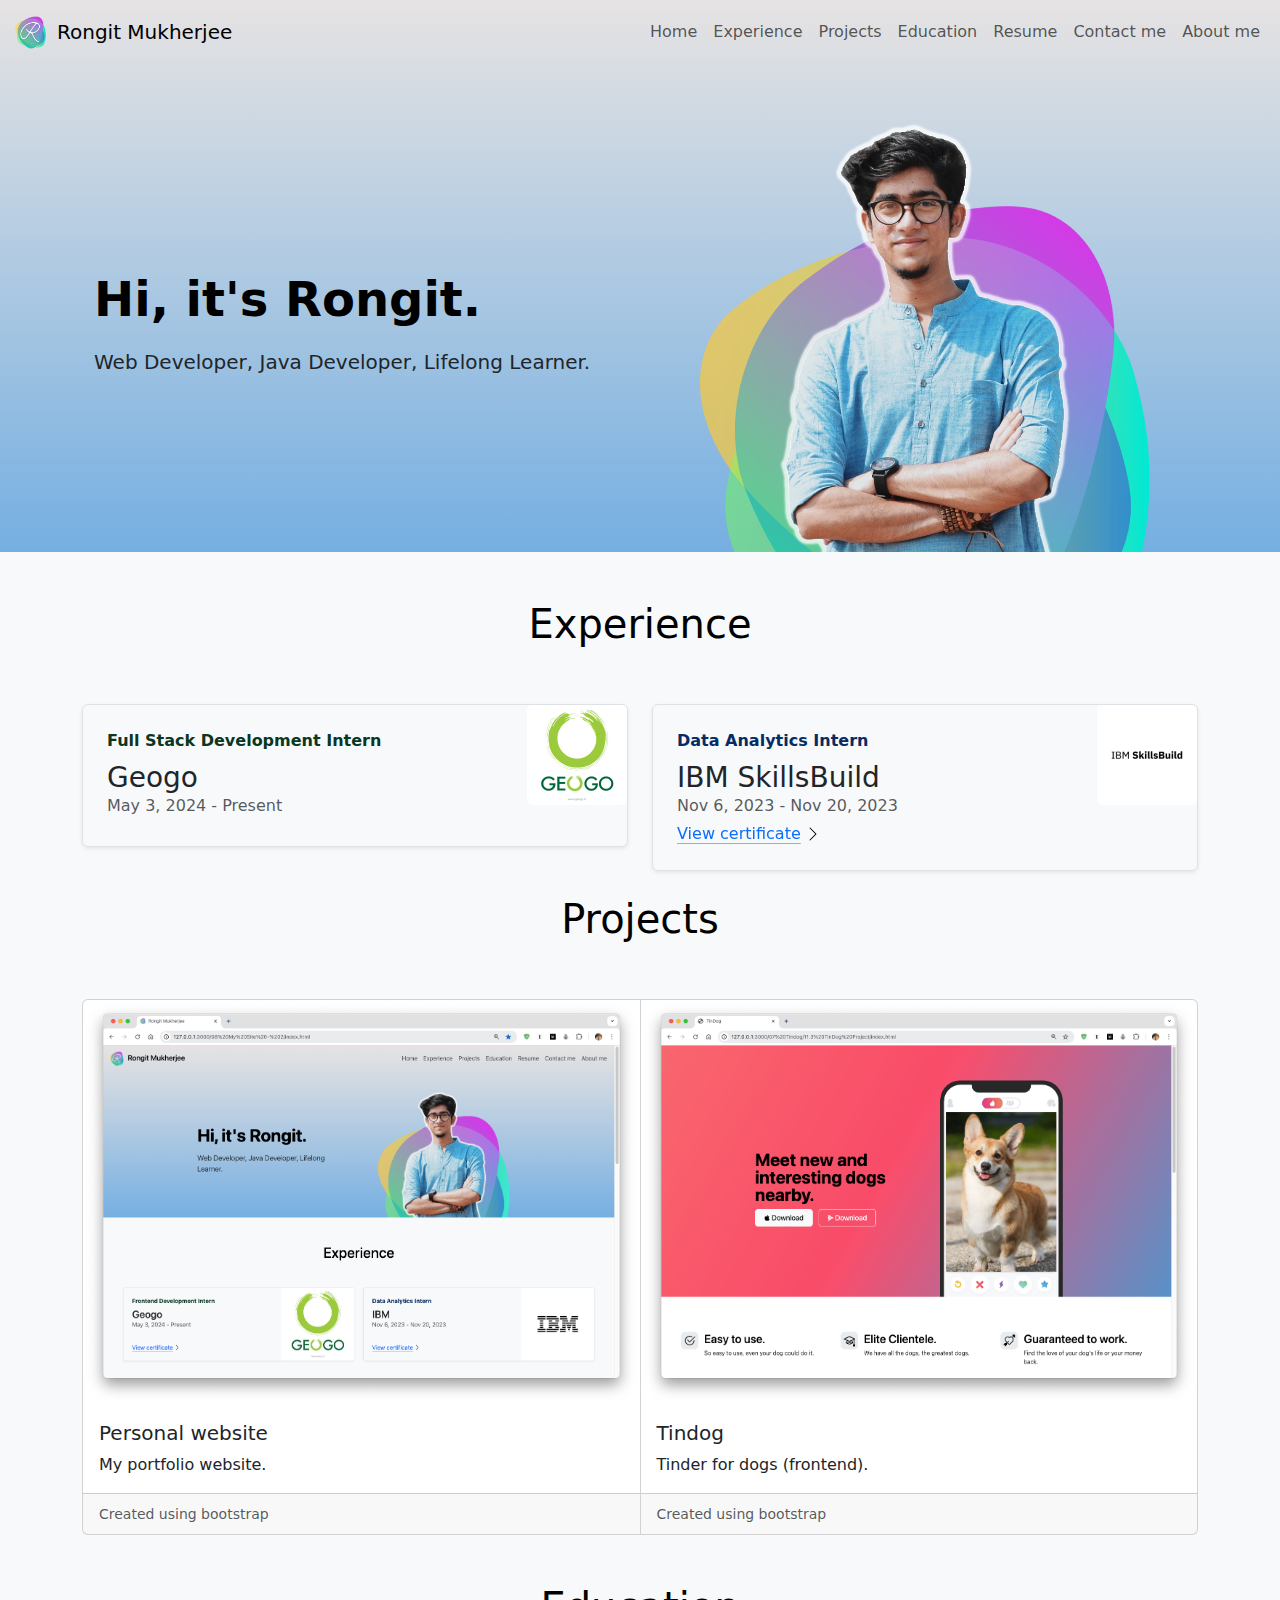
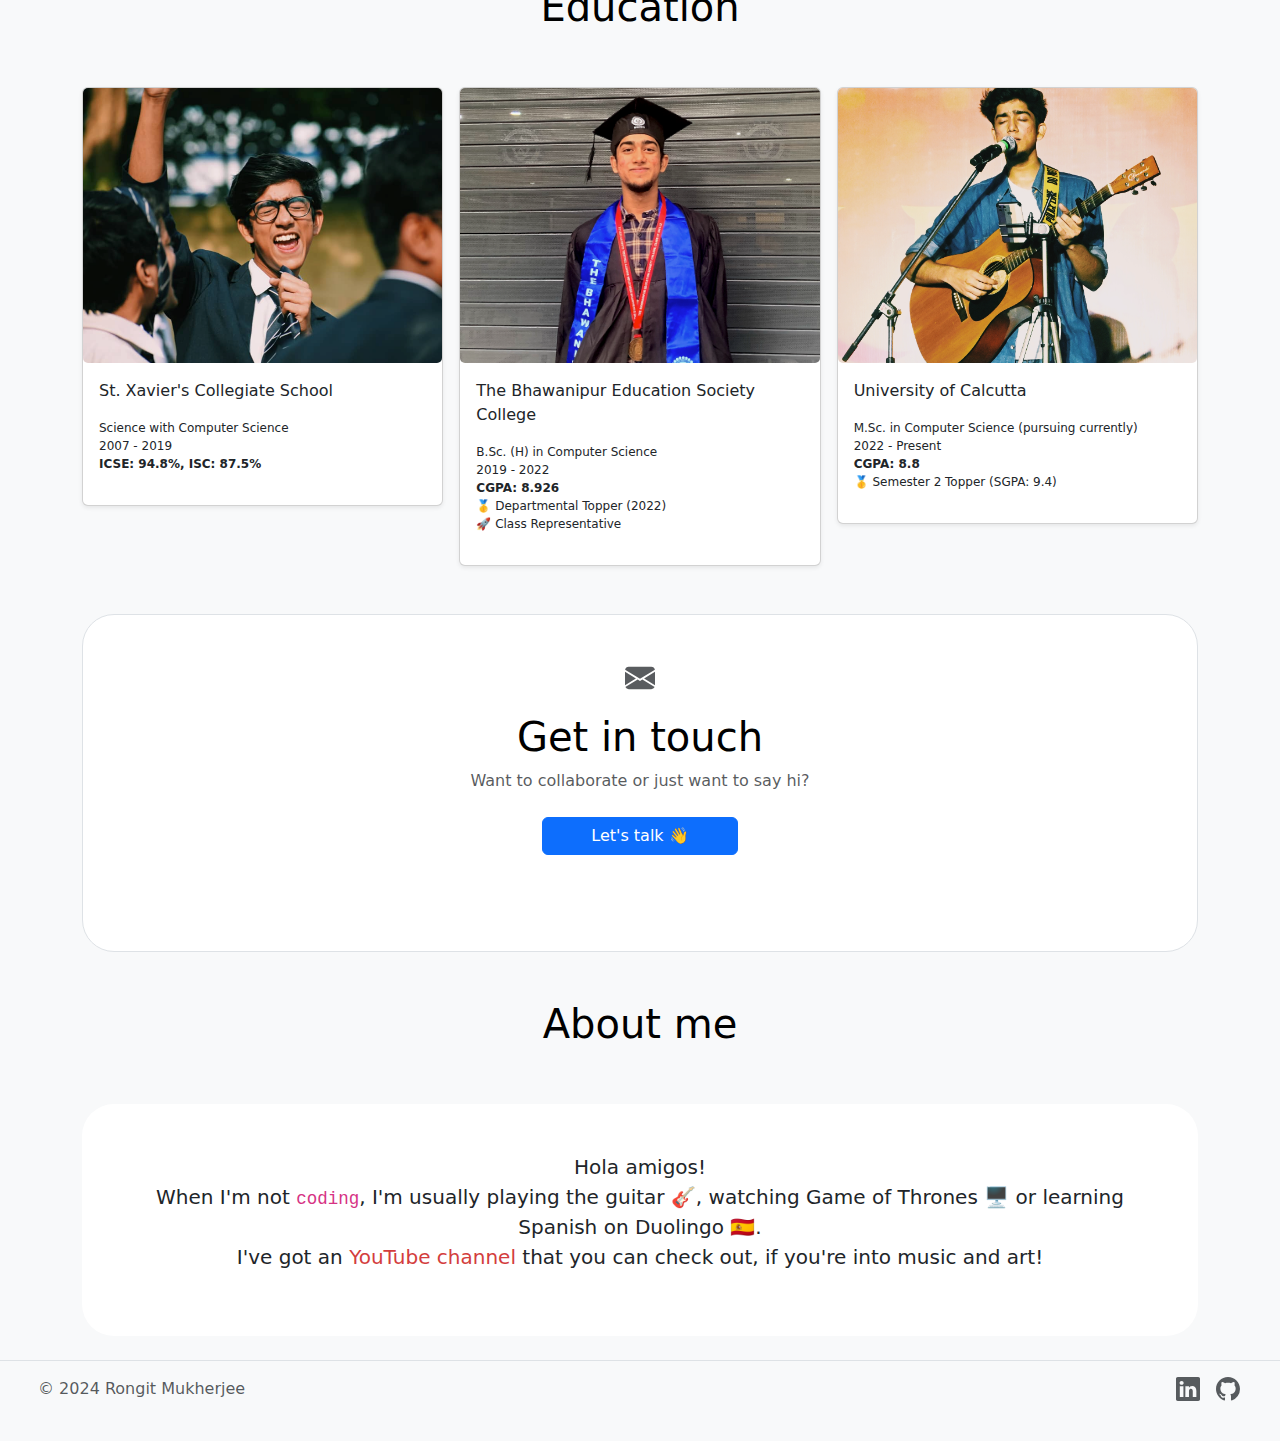
<file: index.html>
<!DOCTYPE html>
<html lang="en" data-bs-theme = "">
  <head>
    <meta charset="UTF-8" />
    <meta name="viewport" content="width=device-width, initial-scale=1.0" />
    <title>Rongit Mukherjee</title>
    <link rel="icon" href="images/R.png">
    <link
      href="https://cdn.jsdelivr.net/npm/bootstrap@5.3.3/dist/css/bootstrap.min.css"
      rel="stylesheet"
      integrity="sha384-QWTKZyjpPEjISv5WaRU9OFeRpok6YctnYmDr5pNlyT2bRjXh0JMhjY6hW+ALEwIH"
      crossorigin="anonymous"
    />
    <link rel="stylesheet" href="style.css" />
  </head>
  <body class = "bg-body-tertiary">
    <section class="top">
        <nav class="bg-transparent navbar navbar-expand-lg navbar-light">
          <div class="container-fluid">
            <a class="navbar-brand fw-medium text-body-emphasis" href="#"><img
              src="images/R.png"
              alt=""
              height="35"
              style="margin-right: 10px; padding-bottom: 2px;"
            />Rongit Mukherjee</a>
            <button class="navbar-toggler" type="button" data-bs-toggle="collapse" data-bs-target="#navbarsExample05" aria-controls="navbarsExample05" aria-expanded="false" aria-label="Toggle navigation">
              <span class="navbar-toggler-icon"></span>
            </button>
            <div class="collapse navbar-collapse class="navbar-nav flex-row flex-wrap ms-md-auto" id="navbarsExample05">
              <ul class="navbar-nav  mb-2 mb-lg-0 ms-auto">
                <li class="nav-item col"></li>
                <li class="nav-item">
                  <a href="#" class="nav-link" aria-current="page">Home</a>
                </li>
                <li class="nav-item">
                  <a href="#exp" class="nav-link">Experience</a>
                </li>
                <li class="nav-item"><a href="#projects" class="nav-link">Projects</a></li>
                <li class="nav-item">
                  <a href="#edu" class="nav-link">Education</a>
                </li>
                <li class="nav-item">
                  <a href="assets/Resume.pdf" class="nav-link">Resume</a>
                </li>
                <li class="nav-item">
                  <a href="#contact" class="nav-link">Contact me</a>
                </li>
                <li class="nav-item">
                  <a href="#aboutme" class="nav-link">About me</a>
                </li>
              </ul>
            </div>
          </div>
        </nav>
      </div>
      <div class="container col-xxl-8 px-4 pt-1">
        <div class="row flex-lg-row-reverse align-items-center g-5 pt-5">
          <div class="col-12 col-sm-12 col-lg-6">
            <img
              src="images/profile-pic7.png"
              class="d-block mx-lg-auto mx-sm-auto mx-auto img-fluid"
              alt="Bootstrap Themes"
              width="600"
              loading="lazy"
            />
          </div>
          <div class="col-lg-6 pb-5 pb-lg-0">
            <h1 class="display-5 fw-bold text-body-emphasis lh-1 mb-4">
              Hi, it's Rongit.
            </h1>
            <p class="lead">Web Developer, Java Developer, Lifelong Learner.</p>
          </div>
        </div>
      </div>
    </section>

    <section id="exp">
      <div class="py-5 pt- pb- my- text-center rounded-3">
        <h1 class="text-body-emphasis">Experience</h1>
      </div>
      <div class="container">
      <div class="row">
        <div class="col-lg-6">
          <div class="row g-0 border rounded overflow-hidden flex-md-row mb-4 shadow-sm h-md-250 position-relative">
            <div class="col p-4 d-flex flex-column position-static">
              <strong class="d-inline-block mb-2 text-success-emphasis">Full Stack Development Intern</strong>
              <h3 class="mb-0"><a style = "text-decoration: none; color: inherit" href="https://www.geogo.in/">Geogo</a></h3>
              <div class="mb-1 text-body-secondary">May 3, 2024 - Present</div>
              <p class="card-text mb-auto"></p>
              <!--<a
                  href="#"
                  class="icon-link gap-1 icon-link-hover"
                >
                  View certificate
                  <img src="images/chevron-right.svg" alt="">
                </a>-->
            </div>
            <div class="col-auto d-lg-block">
              <a href="https://www.geogo.in/"><img
                class="expimg"
                src="images/geogo_technologies_logo.jpg"
                alt=""/></a>
            </div>
          </div>
        </div>
        <div class="col-lg-6">
          <div class="row g-0 border rounded overflow-hidden flex-md-row mb- shadow-sm h-md-250 position-relative">
            <div class="col p-4 d-flex flex-column position-static">
              <strong class="d-inline-block mb-2 text-primary-emphasis">Data Analytics Intern</strong>
              <h3 class="mb-0"><a style = "text-decoration: none; color: inherit;" href="https://skillsbuild.org/">IBM SkillsBuild</a></h3>
              <div class="mb-1 text-body-secondary">Nov 6, 2023 - Nov 20, 2023</div>
              <p class="mb-auto"></p>
              <a
                  href="assets/Micro-Internship Completion Certificate.pdf"
                  class="icon-link gap-1 icon-link-hover"
                >
                  View certificate
                  <img src="images/chevron-right.svg" alt="">
                </a>
            </div>
            <div class="col-auto d-lg-block">
              <a href="https://skillsbuild.org/"><img
                class="expimg" src="images/ibm sb.jpeg" alt=""/></a>
            </div>
          </div>
        </div>
      </div>
    </div>
    </section>

    <section id="projects">
      <div class="py-5 pt-lg-4 pb-lg-5 my- text-center rounded-3">
        <h1 class="text-body-emphasis">Projects</h1>
      </div>
      <div class="container py-">
        <div class="card-group">
          <div class="card"><a href="">
            <img src="images/portfolio website.png" class="card-img-top" alt="personal site">
            <div class="card-body">
              <h5 class="card-title">Personal website</h5>
              <p class="card-text">My portfolio website.</p>
            </div>
            <div class="card-footer">
              <small class="text-body-secondary">Created using bootstrap</small>
            </div></a>
          </div>
          <div class="card"><a href="assets/11.3 TinDog Project/index.html">
            <img src="images/tindog website.png" class="card-img-top" alt="...">
            <div class="card-body">
              <h5 class="card-title">Tindog</h5>
              <p class="card-text">Tinder for dogs (frontend).</p>
            </div>
            <div class="card-footer">
              <small class="text-body-secondary">Created using bootstrap</small>
            </div></a>
          </div>
        </div>
      </div>
    </section>

    <section id="edu">
      <div class="py-5 my- text-center rounded-3">
        <h1 class="text-body-emphasis">Education</h1>
      </div>
      <div class="album pt-">
        <div class="container">
          <div class="row row-cols-1 row-cols-sm-2 row-cols-md-3 g-3">
            <div class="col">
              <div class="card shadow-sm">
                <img src="images/xav.png" alt="" />
                <div class="card-body">
                  <p class="card-text">St. Xavier's Collegiate School</p>
                  <p class="gpa">
                    Science with Computer Science<br />2007 - 2019<br /><strong
                      >ICSE: 94.8%, ISC: 87.5%</strong
                    >
                  </p>
                  <div
                    class="d-flex justify-content-between align-items-center"
                  ></div>
                </div>
              </div>
            </div>
            <div class="col">
              <div class="card shadow-sm">
                <img src="images/bes5.png" alt="" />
                <div class="card-body">
                  <p class="card-text">
                    The Bhawanipur Education Society College
                  </p>
                  <p class="gpa">
                    B.Sc. (H) in Computer Science<br />2019 - 2022<br /><strong
                      >CGPA: 8.926</strong><br>🥇 Departmental Topper (2022)<br>🚀 Class Representative
                  </p>
                  <div
                    class="d-flex justify-content-between align-items-center"
                  ></div>
                </div>
              </div>
            </div>
            <div class="col">
              <div class="card shadow-sm">
                <img src="images/cu2.png" style="border-radius: 5px" alt="" />
                <div class="card-body">
                  <p class="card-text">University of Calcutta</p>
                  <p class="gpa">
                    M.Sc. in Computer Science (pursuing currently)<br />2022 -
                    Present<br /><strong>CGPA: 8.8</strong><br>🥇 Semester 2 Topper (SGPA: 9.4)
                  </p>
                  <div
                    class="d-flex justify-content-between align-items-center"
                  ></div>
                </div>
              </div>
            </div>
          </div>
        </div>
      </div>
    </section>

    <section id = "contact">
      <div class="container py-5 my-">
        <div class="position-relative p-5 text-center text-muted bg-body border border-dashed rounded-5">
          <svg xmlns="http://www.w3.org/2000/svg" style = "margin-bottom: 20px;" width="30" height="30" fill="currentColor" class="bi bi-envelope-fill" viewBox="0 0 16 16">
            <path d="M.05 3.555A2 2 0 0 1 2 2h12a2 2 0 0 1 1.95 1.555L8 8.414zM0 4.697v7.104l5.803-3.558zM6.761 8.83l-6.57 4.027A2 2 0 0 0 2 14h12a2 2 0 0 0 1.808-1.144l-6.57-4.027L8 9.586zm3.436-.586L16 11.801V4.697z"/>
          </svg>
          <h1 class="text-body-emphasis">Get in touch</h1>
          <p class="col-lg-6 mx-auto mb-4">
            Want to collaborate or just want to say hi?
          </p>
          <a href = "mailto:rongit.mukherjee@gmail.com"><button class="btn btn-primary px-5 mb-5" type="button">
            Let's talk 👋</button></a>
        </div>
      </div>
    </section>

    <section id="aboutme">
      <div class="pb-5 my- text-center rounded-3">
        <h1 class="text-body-emphasis">About me</h1>
      </div>
      <div class="container my-">
        <div class="p-5 text-center bg-body rounded-5">
          <p class="lead">
            Hola amigos!<br>When I'm not <code>coding</code>, I'm usually playing the guitar 🎸, watching Game of Thrones 🖥️ or learning Spanish on Duolingo 🇪🇸.<br>I've got an <span style = "color: rgb(211, 61, 61);"><strong><a style = "color: inherit; text-decoration: none;" href = "https://www.youtube.com/channel/UCQi_WYFuh3xVoy95qxNOR8A">YouTube channel</a></strong></span> that you can check out, if you're into music and art!
          </p>
        </div>
      </div>
    </section>

    <section id = "foot">
      <footer class="d-flex flex-wrap justify-content-between align-items-center py-3 my-4 border-top">
        <div class="col-md-4 d-flex align-items-center">
          <a href="/" class="mb-3 me-2 mb-md-0 text-body-secondary text-decoration-none lh-1">
            <svg class="bi" width="30" height="24"><use xlink:href="#bootstrap"></use></svg>
          </a>
          <span class="mb-3 mb-md-0 text-body-secondary">© 2024 Rongit Mukherjee</span>
        </div>
    
        <ul class="nav col-md-4 justify-content-end list-unstyled d-flex">
          <li class="ms-3"><a class="text-body-secondary" href="https://www.linkedin.com/in/rongit-mukherjee-01b813198/"><svg xmlns="http://www.w3.org/2000/svg" width="24" height="24" fill="currentColor" class="bi bi-linkedin" viewBox="0 0 16 16">
            <path d="M0 1.146C0 .513.526 0 1.175 0h13.65C15.474 0 16 .513 16 1.146v13.708c0 .633-.526 1.146-1.175 1.146H1.175C.526 16 0 15.487 0 14.854zm4.943 12.248V6.169H2.542v7.225zm-1.2-8.212c.837 0 1.358-.554 1.358-1.248-.015-.709-.52-1.248-1.342-1.248S2.4 3.226 2.4 3.934c0 .694.521 1.248 1.327 1.248zm4.908 8.212V9.359c0-.216.016-.432.08-.586.173-.431.568-.878 1.232-.878.869 0 1.216.662 1.216 1.634v3.865h2.401V9.25c0-2.22-1.184-3.252-2.764-3.252-1.274 0-1.845.7-2.165 1.193v.025h-.016l.016-.025V6.169h-2.4c.03.678 0 7.225 0 7.225z"/>
          </svg></a></li>
          <li class="ms-3"><a class="text-body-secondary" href="https://github.com/RongitMukherjee"><svg xmlns="http://www.w3.org/2000/svg" width="24" height="24" fill="currentColor" class="bi bi-github" viewBox="0 0 16 16">
            <path d="M8 0C3.58 0 0 3.58 0 8c0 3.54 2.29 6.53 5.47 7.59.4.07.55-.17.55-.38 0-.19-.01-.82-.01-1.49-2.01.37-2.53-.49-2.69-.94-.09-.23-.48-.94-.82-1.13-.28-.15-.68-.52-.01-.53.63-.01 1.08.58 1.23.82.72 1.21 1.87.87 2.33.66.07-.52.28-.87.51-1.07-1.78-.2-3.64-.89-3.64-3.95 0-.87.31-1.59.82-2.15-.08-.2-.36-1.02.08-2.12 0 0 .67-.21 2.2.82.64-.18 1.32-.27 2-.27s1.36.09 2 .27c1.53-1.04 2.2-.82 2.2-.82.44 1.1.16 1.92.08 2.12.51.56.82 1.27.82 2.15 0 3.07-1.87 3.75-3.65 3.95.29.25.54.73.54 1.48 0 1.07-.01 1.93-.01 2.2 0 .21.15.46.55.38A8.01 8.01 0 0 0 16 8c0-4.42-3.58-8-8-8"/>
          </svg></a></li>
          <li class="ms-3"><a class="text-body-secondary" href="#"><svg class="bi" width="24" height="24"><use xlink:href="#facebook"></use></svg></a></li>
        </ul>
      </footer>
    </section>

    <script src="https://cdn.jsdelivr.net/npm/bootstrap@5.3.3/dist/js/bootstrap.bundle.min.js" integrity="sha384-YvpcrYf0tY3lHB60NNkmXc5s9fDVZLESaAA55NDzOxhy9GkcIdslK1eN7N6jIeHz" crossorigin="anonymous"></script>
    <script>
      // Function to set data-bs-theme attribute based on system color scheme
      function setThemeBasedOnSystemColorScheme() {
        const prefersDarkScheme = window.matchMedia('(prefers-color-scheme: dark)');
        const htmlElement = document.documentElement; // You can set the attribute on <html> or <body>
  
        if (prefersDarkScheme.matches) {
          htmlElement.setAttribute('data-bs-theme', 'dark');
        } else {
          htmlElement.removeAttribute('data-bs-theme');
        }
      }
  
      // Set the theme when the page loads
      document.addEventListener('DOMContentLoaded', setThemeBasedOnSystemColorScheme);
  
      // Optionally, you can also listen for system theme changes
      window.matchMedia('(prefers-color-scheme: dark)').addEventListener('change', setThemeBasedOnSystemColorScheme);
    </script>
  </body>
</html>
</file>
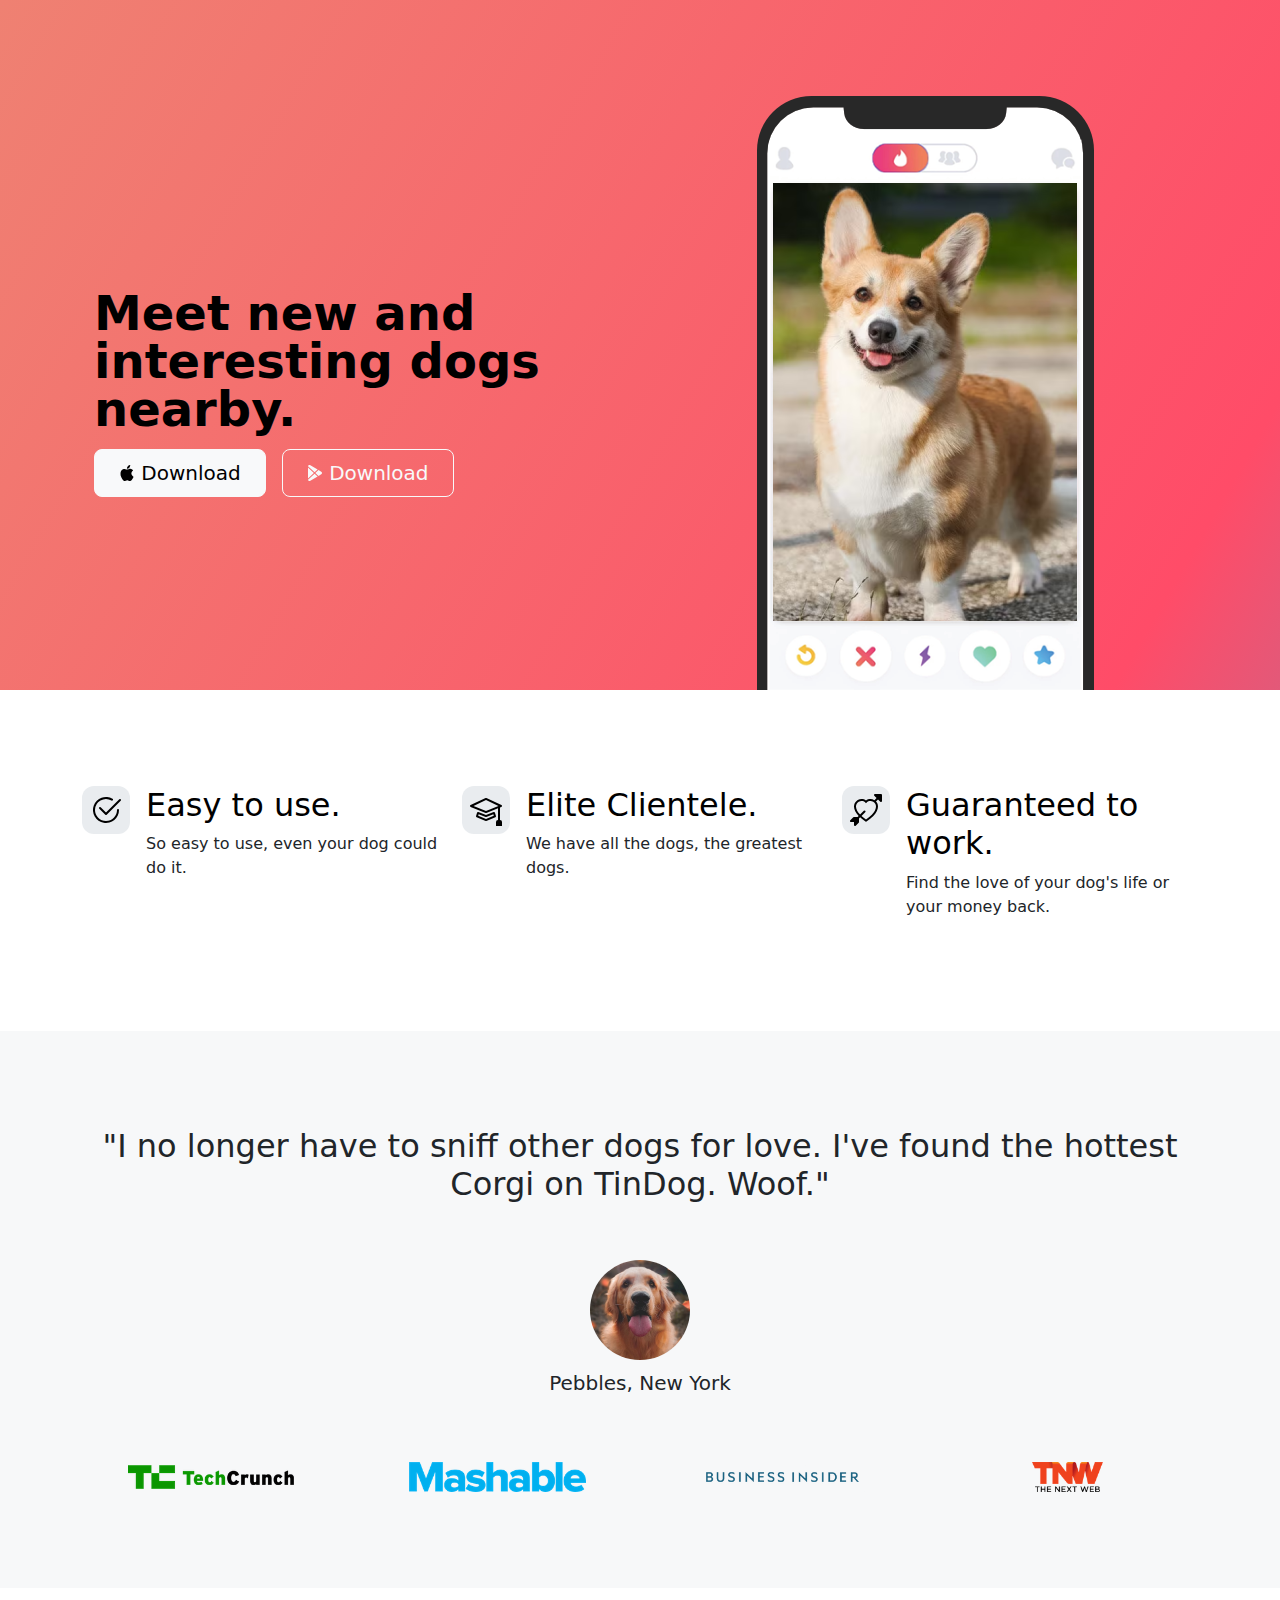
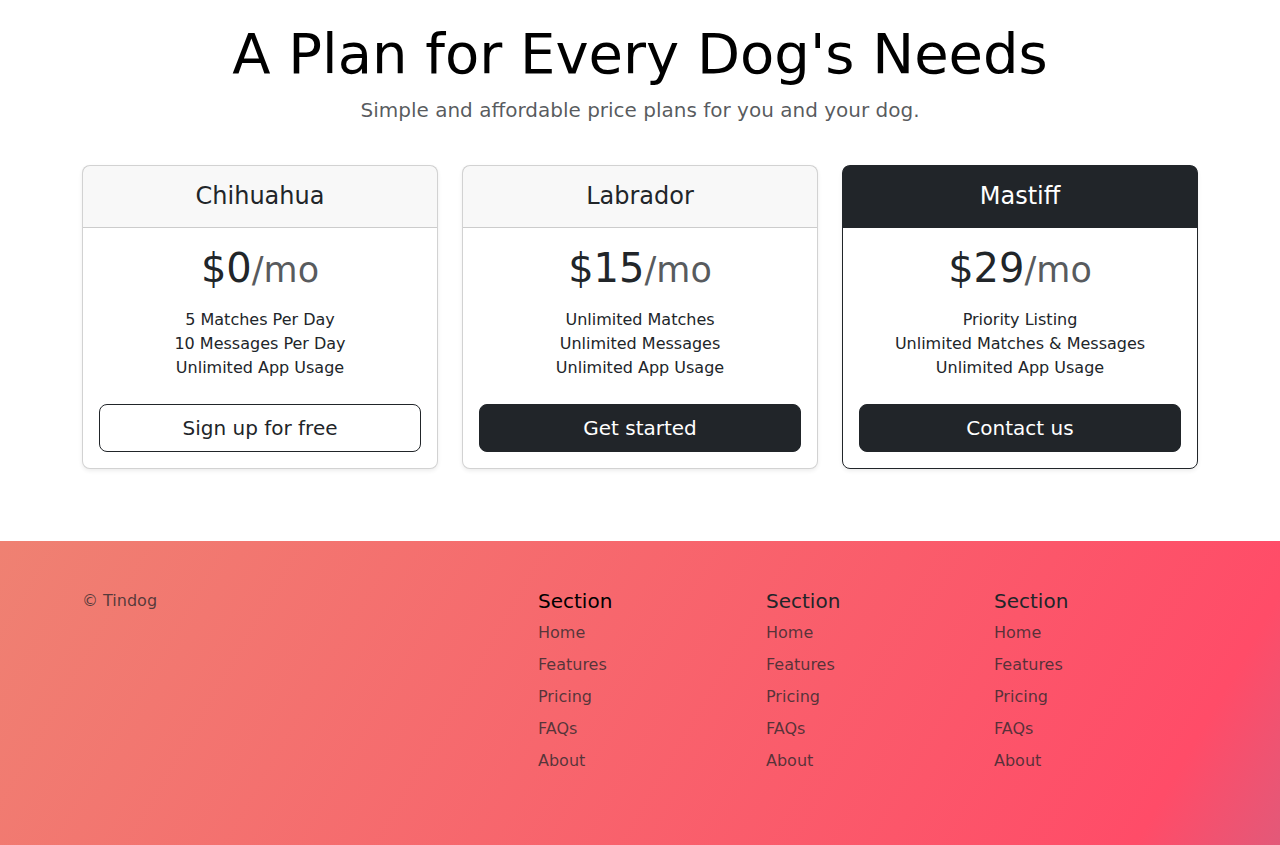
<file: assets/11.3 TinDog Project/index.html>
<!DOCTYPE html>
<html lang="en" data-bs-theme="">
  <head>
    <meta charset="UTF-8" />
    <meta name="viewport" content="width=device-width, initial-scale=1.0" />
    <title>TinDog</title>
    <link rel="stylesheet" href="css/style.css" />
    <link
      href="https://cdn.jsdelivr.net/npm/bootstrap@5.3.3/dist/css/bootstrap.min.css"
      rel="stylesheet"
      integrity="sha384-QWTKZyjpPEjISv5WaRU9OFeRpok6YctnYmDr5pNlyT2bRjXh0JMhjY6hW+ALEwIH"
      crossorigin="anonymous"
    />
  </head>

  <body>
    <!-- Title -->
    <section id="title" class="gradient-background">
      <div class="container col-xxl-8 px-4 pt-5">
        <div class="row flex-lg-row-reverse align-items-center g-5 pt-5">
          <div class="col-10 col-sm-8 col-lg-6">
            <img
              src="images/iphone.png"
              class="d-block mx-lg-auto img-fluid"
              alt="Tindog app"
              loading="lazy"
            />
          </div>
          <div class="col-lg-6">
            <h1 class="display-5 fw-bold text-body-emphasis lh-1 mb-3">
              Meet new and interesting dogs nearby.
            </h1>
            <div class="d-grid gap-2 d-md-flex justify-content-md-start">
              <button type="button" class="btn btn-light btn-lg px-4 me-md-2">
                <svg
                  xmlns="http://www.w3.org/2000/svg"
                  width="16"
                  height="16"
                  fill="currentColor"
                  class="bi bi-apple mb-1"
                  viewBox="0 0 16 16"
                >
                  <path
                    d="M11.182.008C11.148-.03 9.923.023 8.857 1.18c-1.066 1.156-.902 2.482-.878 2.516.024.034 1.52.087 2.475-1.258.955-1.345.762-2.391.728-2.43Zm3.314 11.733c-.048-.096-2.325-1.234-2.113-3.422.212-2.189 1.675-2.789 1.698-2.854.023-.065-.597-.79-1.254-1.157a3.692 3.692 0 0 0-1.563-.434c-.108-.003-.483-.095-1.254.116-.508.139-1.653.589-1.968.607-.316.018-1.256-.522-2.267-.665-.647-.125-1.333.131-1.824.328-.49.196-1.422.754-2.074 2.237-.652 1.482-.311 3.83-.067 4.56.244.729.625 1.924 1.273 2.796.576.984 1.34 1.667 1.659 1.899.319.232 1.219.386 1.843.067.502-.308 1.408-.485 1.766-.472.357.013 1.061.154 1.782.539.571.197 1.111.115 1.652-.105.541-.221 1.324-1.059 2.238-2.758.347-.79.505-1.217.473-1.282Z"
                  />
                </svg>
                Download
              </button>
              <button type="button" class="btn btn-outline-light btn-lg px-4">
                <svg
                  xmlns="http://www.w3.org/2000/svg"
                  width="16"
                  height="16"
                  fill="currentColor"
                  class="bi bi-google-play mb-1"
                  viewBox="0 0 16 16"
                >
                  <path
                    d="M14.222 9.374c1.037-.61 1.037-2.137 0-2.748L11.528 5.04 8.32 8l3.207 2.96 2.694-1.586Zm-3.595 2.116L7.583 8.68 1.03 14.73c.201 1.029 1.36 1.61 2.303 1.055l7.294-4.295ZM1 13.396V2.603L6.846 8 1 13.396ZM1.03 1.27l6.553 6.05 3.044-2.81L3.333.215C2.39-.341 1.231.24 1.03 1.27Z"
                  />
                </svg>
                Download
              </button>
            </div>
          </div>
        </div>
      </div>
    </section>
    <!-- Features -->
    <section id="features">
      <div class="container py-5" id="hanging-icons">
        <div class="row g-4 py-5 row-cols-1 row-cols-lg-3">
          <div class="col d-flex align-items-start">
            <div
              class="icon-square text-body-emphasis bg-body-secondary d-inline-flex align-items-center justify-content-center fs-2 flex-shrink-0 me-3"
            >
              <svg class="bi" width="1em" height="1em">
                <svg
                  xmlns="http://www.w3.org/2000/svg"
                  fill="currentColor"
                  class="bi bi-check2-circle"
                  viewBox="0 0 16 16"
                >
                  `
                  <path
                    d="M2.5 8a5.5 5.5 0 0 1 8.25-4.764.5.5 0 0 0 .5-.866A6.5 6.5 0 1 0 14.5 8a.5.5 0 0 0-1 0 5.5 5.5 0 1 1-11 0z"
                  />
                  `
                  <path
                    d="M15.354 3.354a.5.5 0 0 0-.708-.708L8 9.293 5.354 6.646a.5.5 0 1 0-.708.708l3 3a.5.5 0 0 0 .708 0l7-7z"
                  />
                  `
                </svg>
              </svg>
            </div>
            <div>
              <h3 class="fs-2 text-body-emphasis">Easy to use.</h3>
              <p>So easy to use, even your dog could do it.</p>
            </div>
          </div>
          <div class="col d-flex align-items-start">
            <div
              class="icon-square text-body-emphasis bg-body-secondary d-inline-flex align-items-center justify-content-center fs-2 flex-shrink-0 me-3"
            >
              <svg class="bi" width="1em" height="1em">
                <svg
                  xmlns="http://www.w3.org/2000/svg"
                  fill="currentColor"
                  class="bi bi-mortarboard"
                  viewBox="0 0 16 16"
                >
                  <path
                    d="M8.211 2.047a.5.5 0 0 0-.422 0l-7.5 3.5a.5.5 0 0 0 .025.917l7.5 3a.5.5 0 0 0 .372 0L14 7.14V13a1 1 0 0 0-1 1v2h3v-2a1 1 0 0 0-1-1V6.739l.686-.275a.5.5 0 0 0 .025-.917l-7.5-3.5ZM8 8.46 1.758 5.965 8 3.052l6.242 2.913L8 8.46Z"
                  />
                  <path
                    d="M4.176 9.032a.5.5 0 0 0-.656.327l-.5 1.7a.5.5 0 0 0 .294.605l4.5 1.8a.5.5 0 0 0 .372 0l4.5-1.8a.5.5 0 0 0 .294-.605l-.5-1.7a.5.5 0 0 0-.656-.327L8 10.466 4.176 9.032Zm-.068 1.873.22-.748 3.496 1.311a.5.5 0 0 0 .352 0l3.496-1.311.22.748L8 12.46l-3.892-1.556Z"
                  />
                </svg>
              </svg>
            </div>
            <div>
              <h3 class="fs-2 text-body-emphasis">Elite Clientele.</h3>
              <p>We have all the dogs, the greatest dogs.</p>
            </div>
          </div>
          <div class="col d-flex align-items-start">
            <div
              class="icon-square text-body-emphasis bg-body-secondary d-inline-flex align-items-center justify-content-center fs-2 flex-shrink-0 me-3"
            >
              <svg class="bi" width="1em" height="1em">
                <svg
                  xmlns="http://www.w3.org/2000/svg"
                  fill="currentColor"
                  class="bi bi-arrow-through-heart"
                  viewBox="0 0 16 16"
                >
                  <path
                    fill-rule="evenodd"
                    d="M2.854 15.854A.5.5 0 0 1 2 15.5V14H.5a.5.5 0 0 1-.354-.854l1.5-1.5A.5.5 0 0 1 2 11.5h1.793l.53-.53c-.771-.802-1.328-1.58-1.704-2.32-.798-1.575-.775-2.996-.213-4.092C3.426 2.565 6.18 1.809 8 3.233c1.25-.98 2.944-.928 4.212-.152L13.292 2 12.147.854A.5.5 0 0 1 12.5 0h3a.5.5 0 0 1 .5.5v3a.5.5 0 0 1-.854.354L14 2.707l-1.006 1.006c.236.248.44.531.6.845.562 1.096.585 2.517-.213 4.092-.793 1.563-2.395 3.288-5.105 5.08L8 13.912l-.276-.182a21.86 21.86 0 0 1-2.685-2.062l-.539.54V14a.5.5 0 0 1-.146.354l-1.5 1.5Zm2.893-4.894A20.419 20.419 0 0 0 8 12.71c2.456-1.666 3.827-3.207 4.489-4.512.679-1.34.607-2.42.215-3.185-.817-1.595-3.087-2.054-4.346-.761L8 4.62l-.358-.368c-1.259-1.293-3.53-.834-4.346.761-.392.766-.464 1.845.215 3.185.323.636.815 1.33 1.519 2.065l1.866-1.867a.5.5 0 1 1 .708.708L5.747 10.96Z"
                  />
                </svg>
              </svg>
            </div>
            <div>
              <h3 class="fs-2 text-body-emphasis">Guaranteed to work.</h3>
              <p>Find the love of your dog's life or your money back.</p>
            </div>
          </div>
        </div>
      </div>
    </section>
    <!-- Testimonial -->
    <section id="testimonial">
      <div class="container py-5">
        <div class="row pt-5 text-center">
          <h2>"I no longer have to sniff other dogs for love. I've found the hottest Corgi on TinDog. Woof."</h2>
        </div>
        <div class="row"><div class="col text-center mt-5 mb-2"><img src="images/dog-img.jpg" class = "profile-img" alt=""></div></div>
        <div class="row">
          <div class="col text-center"><p class = "fs-5">Pebbles, New York</p></div>
        </div>
        <div class="row py-5">
          <div class="col-xl-3 col-sm-12 text-center"><img src="images/techcrunch.png" class = "comp" alt=""></div>
          <div class="col-xl-3 col-sm-12 text-center"><img src="images/mashable.png" class = "comp" alt=""></div>
          <div class="col-xl-3 col-sm-12 text-center"><img src="images/bizinsider.png" class = "comp" alt=""></div>
          <div class="col-xl-3 col-sm-12 text-center"><img src="images/tnw.png" class = "comp" alt=""></div>
        </div>
      </div>
    </section>
    <!-- Pricing -->
    <section id="pricing">
      <div class="container py-3">
        <header>
          <div class="pricing-header p-3 pb-md-4 mx-auto text-center">
            <h2 class="display-4 fw-normal text-body-emphasis">A Plan for Every Dog's Needs</h2>
            <p class="fs-5 text-body-secondary">Simple and affordable price plans for you and your dog.</p>
          </div>
        </header>
      
        <main>
          <div class="row row-cols-1 row-cols-md-3 mb-3 text-center">
            <div class="col">
              <div class="card mb-4 rounded-3 shadow-sm">
                <div class="card-header py-3">
                  <h4 class="my-0 fw-normal">Chihuahua</h4>
                </div>
                <div class="card-body">
                  <h1 class="card-title pricing-card-title">$0<small class="text-body-secondary fw-light">/mo</small></h1>
                  <ul class="list-unstyled mt-3 mb-4">
                    <li>5 Matches Per Day</li>
                    <li>10 Messages Per Day</li>
                    <li>Unlimited App Usage</li>
                  </ul>
                  <button type="button" class="w-100 btn btn-lg btn-outline-dark">Sign up for free</button>
                </div>
              </div>
            </div>
            <div class="col">
              <div class="card mb-4 rounded-3 shadow-sm">
                <div class="card-header py-3">
                  <h4 class="my-0 fw-normal">Labrador</h4>
                </div>
                <div class="card-body">
                  <h1 class="card-title pricing-card-title">$15<small class="text-body-secondary fw-light">/mo</small></h1>
                  <ul class="list-unstyled mt-3 mb-4">
                    <li>Unlimited Matches</li>
                    <li>Unlimited Messages</li>
                    <li>Unlimited App Usage</li>
                  </ul>
                  <button type="button" class="w-100 btn btn-lg btn-dark">Get started</button>
                </div>
              </div>
            </div>
            <div class="col">
              <div class="card mb-4 rounded-3 shadow-sm border-dark">
                <div class="card-header py-3 text-bg-dark border-dark">
                  <h4 class="my-0 fw-normal">Mastiff</h4>
                </div>
                <div class="card-body">
                  <h1 class="card-title pricing-card-title">$29<small class="text-body-secondary fw-light">/mo</small></h1>
                  <ul class="list-unstyled mt-3 mb-4">
                    <li>Priority Listing</li>
                    <li>Unlimited Matches & Messages</li>
                    <li>Unlimited App Usage</li>
                  </ul>
                  <button type="button" class="w-100 btn btn-lg btn-dark">Contact us</button>
                </div>
              </div>
            </div>
          </div>
    </section>
    <!-- Footer -->
    <section id="footer" class = "gradient-background">
      <div class="container">
        <footer class="row row-cols-1 row-cols-sm-2 row-cols-md-5 py-5 mt-3">
          <div class="col mb-3">
            <a href="/" class="d-flex align-items-center link-body-emphasis text-decoration-none">
            <p class="text-body-secondary">© Tindog</p>
          </div>
      
          <div class="col mb-3">
      
          </div>
      
          <div class="col mb-3">
            <h5>Section</h5>
            <ul class="nav flex-column">
              <li class="nav-item mb-2"><a href="#" class="nav-link p-0 text-body-secondary">Home</a></li>
              <li class="nav-item mb-2"><a href="#" class="nav-link p-0 text-body-secondary">Features</a></li>
              <li class="nav-item mb-2"><a href="#" class="nav-link p-0 text-body-secondary">Pricing</a></li>
              <li class="nav-item mb-2"><a href="#" class="nav-link p-0 text-body-secondary">FAQs</a></li>
              <li class="nav-item mb-2"><a href="#" class="nav-link p-0 text-body-secondary">About</a></li>
            </ul>
          </div>
      
          <div class="col mb-3">
            <h5>Section</h5>
            <ul class="nav flex-column">
              <li class="nav-item mb-2"><a href="#" class="nav-link p-0 text-body-secondary">Home</a></li>
              <li class="nav-item mb-2"><a href="#" class="nav-link p-0 text-body-secondary">Features</a></li>
              <li class="nav-item mb-2"><a href="#" class="nav-link p-0 text-body-secondary">Pricing</a></li>
              <li class="nav-item mb-2"><a href="#" class="nav-link p-0 text-body-secondary">FAQs</a></li>
              <li class="nav-item mb-2"><a href="#" class="nav-link p-0 text-body-secondary">About</a></li>
            </ul>
          </div>
      
          <div class="col mb-3">
            <h5>Section</h5>
            <ul class="nav flex-column">
              <li class="nav-item mb-2"><a href="#" class="nav-link p-0 text-body-secondary">Home</a></li>
              <li class="nav-item mb-2"><a href="#" class="nav-link p-0 text-body-secondary">Features</a></li>
              <li class="nav-item mb-2"><a href="#" class="nav-link p-0 text-body-secondary">Pricing</a></li>
              <li class="nav-item mb-2"><a href="#" class="nav-link p-0 text-body-secondary">FAQs</a></li>
              <li class="nav-item mb-2"><a href="#" class="nav-link p-0 text-body-secondary">About</a></li>
            </ul>
          </div>
        </footer>
      </div>
    </section>
  </body>
</html>
</file>
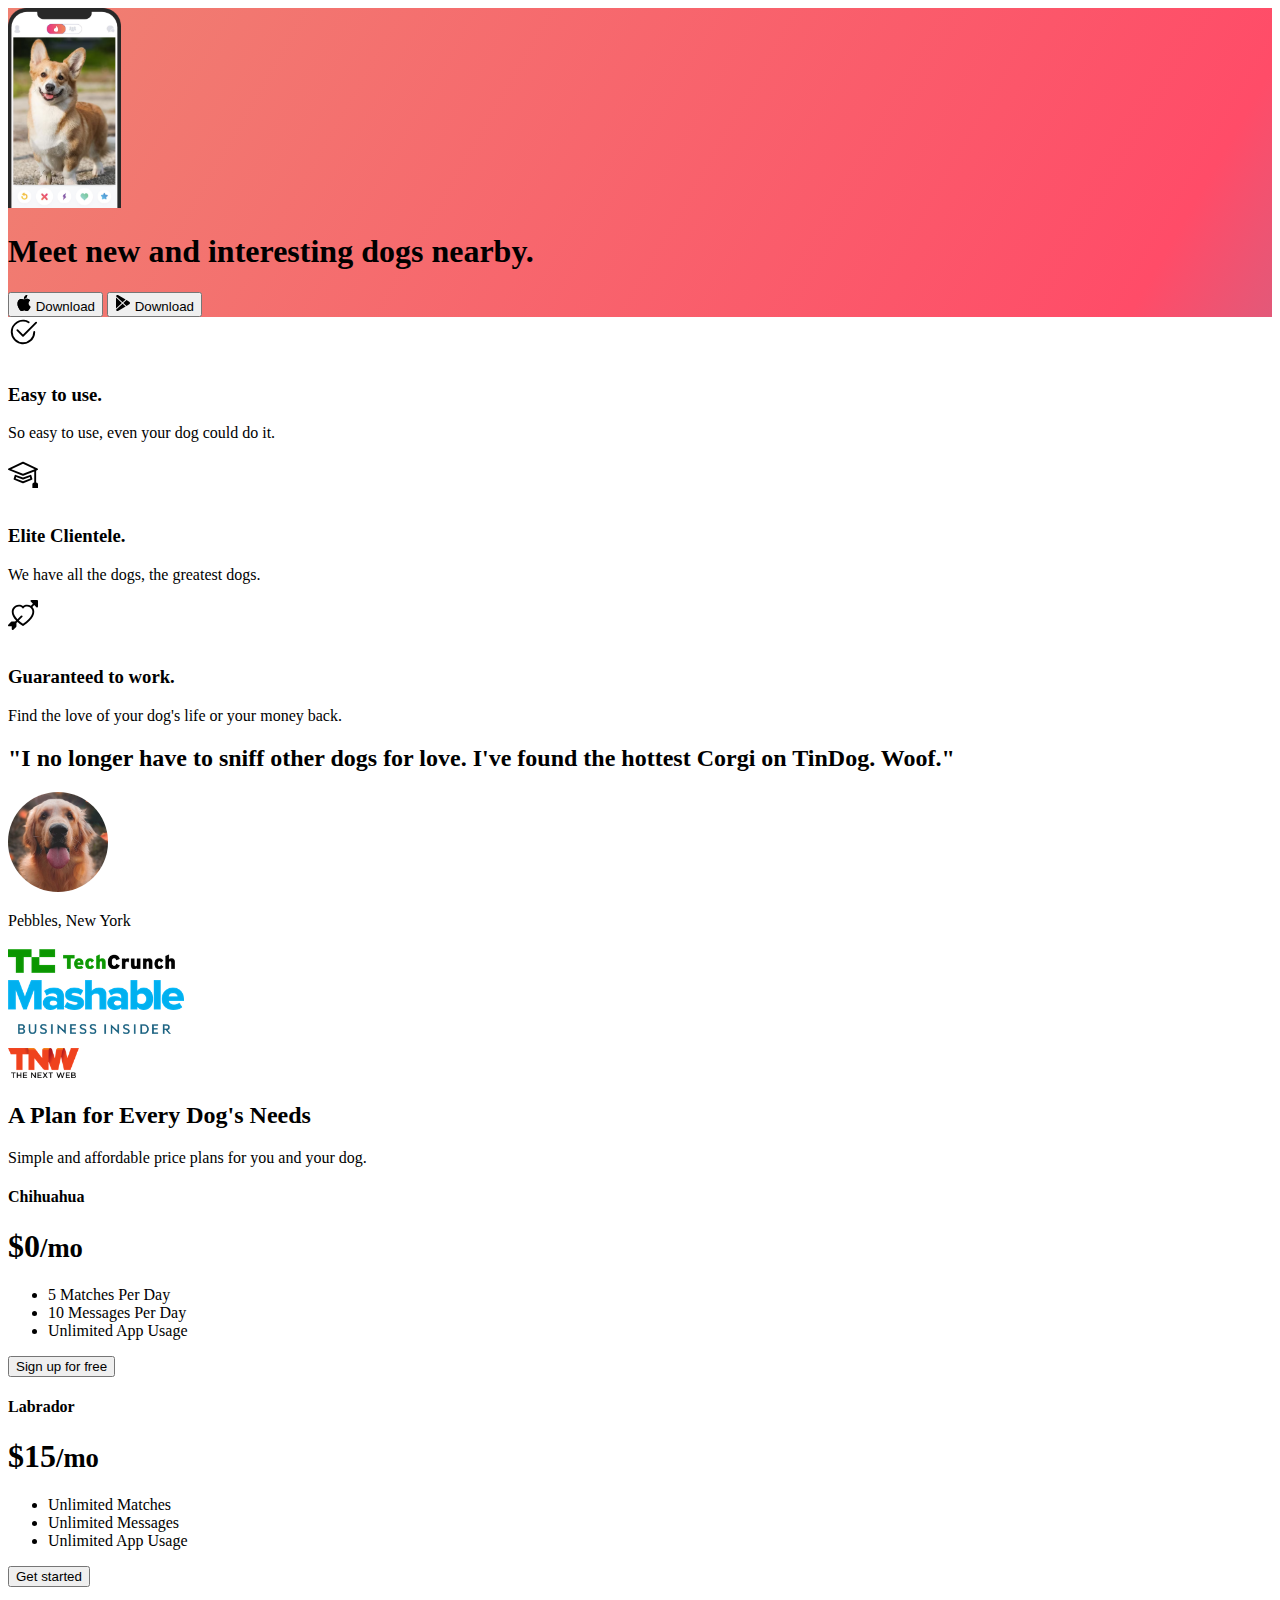
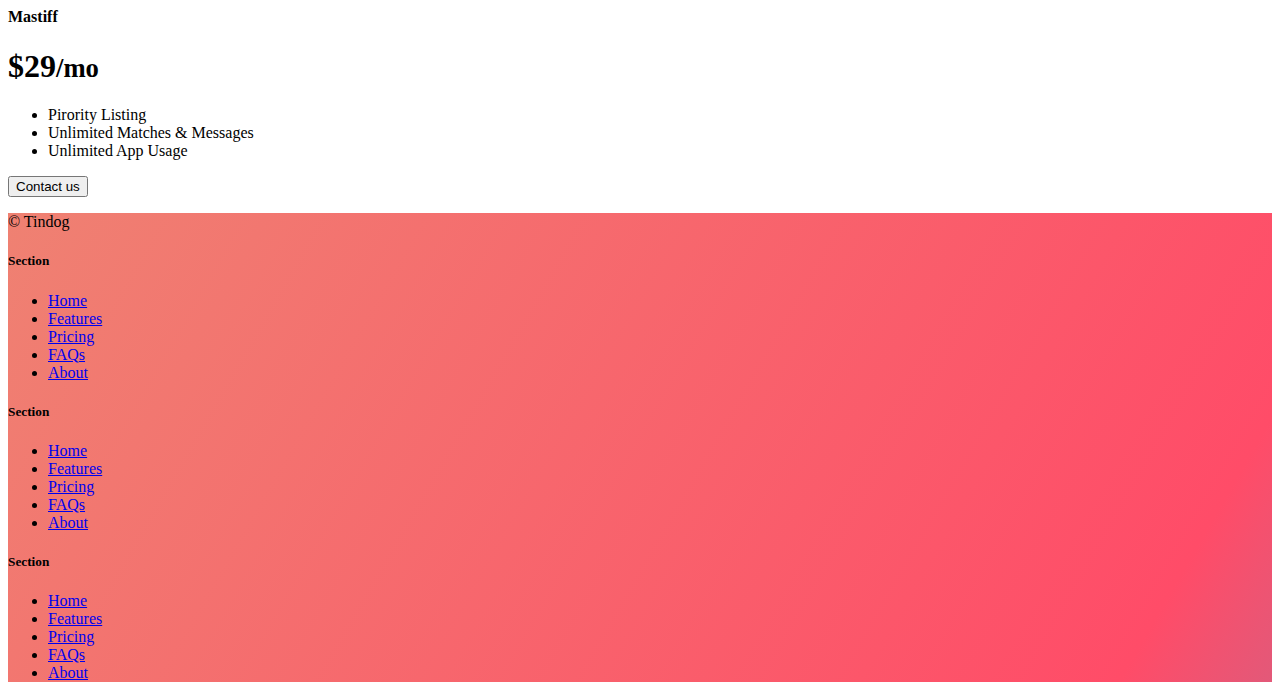
<file: assets/11.3 TinDog Project/solution.html>
<!DOCTYPE html>
<html lang="en">

<head>
  <meta charset="UTF-8">
  <meta name="viewport" content="width=device-width, initial-scale=1.0">
  <title>TinDog</title>
  <link href="https://cdn.jsdelivr.net/npm/bootstrap@5.3.0-alpha3/dist/css/bootstrap.min.css" rel="stylesheet"
    integrity="sha384-KK94CHFLLe+nY2dmCWGMq91rCGa5gtU4mk92HdvYe+M/SXH301p5ILy+dN9+nJOZ" crossorigin="anonymous">
  <link rel="stylesheet" href="./css/solution.css">
</head>

<body>


  <!-- Title -->
  <section id="title" class="gradient-background">

    <div class="container col-xxl-8 px-4 pt-5">
      <div class="row flex-lg-row-reverse align-items-center g-5 pt-5">
        <div class="col-10 col-sm-8 col-lg-6">
          <img src="./images/iphone.png" class="d-block mx-lg-auto img-fluid" alt="Bootstrap Themes" height="200"
            loading="lazy">
        </div>
        <div class="col-lg-6">
          <h1 class="display-5 fw-bold text-body-emphasis lh-1 mb-3">Meet new and interesting dogs nearby.</h1>

          <div class="d-grid gap-2 d-md-flex justify-content-md-start">
            <button type="button" class="btn btn-light btn-lg px-4 me-md-2"><svg xmlns="http://www.w3.org/2000/svg"
                width="16" height="16" fill="currentColor" class="bi bi-apple mb-1" viewBox="0 0 16 16">
                <path
                  d="M11.182.008C11.148-.03 9.923.023 8.857 1.18c-1.066 1.156-.902 2.482-.878 2.516.024.034 1.52.087 2.475-1.258.955-1.345.762-2.391.728-2.43Zm3.314 11.733c-.048-.096-2.325-1.234-2.113-3.422.212-2.189 1.675-2.789 1.698-2.854.023-.065-.597-.79-1.254-1.157a3.692 3.692 0 0 0-1.563-.434c-.108-.003-.483-.095-1.254.116-.508.139-1.653.589-1.968.607-.316.018-1.256-.522-2.267-.665-.647-.125-1.333.131-1.824.328-.49.196-1.422.754-2.074 2.237-.652 1.482-.311 3.83-.067 4.56.244.729.625 1.924 1.273 2.796.576.984 1.34 1.667 1.659 1.899.319.232 1.219.386 1.843.067.502-.308 1.408-.485 1.766-.472.357.013 1.061.154 1.782.539.571.197 1.111.115 1.652-.105.541-.221 1.324-1.059 2.238-2.758.347-.79.505-1.217.473-1.282Z" />
                <path
                  d="M11.182.008C11.148-.03 9.923.023 8.857 1.18c-1.066 1.156-.902 2.482-.878 2.516.024.034 1.52.087 2.475-1.258.955-1.345.762-2.391.728-2.43Zm3.314 11.733c-.048-.096-2.325-1.234-2.113-3.422.212-2.189 1.675-2.789 1.698-2.854.023-.065-.597-.79-1.254-1.157a3.692 3.692 0 0 0-1.563-.434c-.108-.003-.483-.095-1.254.116-.508.139-1.653.589-1.968.607-.316.018-1.256-.522-2.267-.665-.647-.125-1.333.131-1.824.328-.49.196-1.422.754-2.074 2.237-.652 1.482-.311 3.83-.067 4.56.244.729.625 1.924 1.273 2.796.576.984 1.34 1.667 1.659 1.899.319.232 1.219.386 1.843.067.502-.308 1.408-.485 1.766-.472.357.013 1.061.154 1.782.539.571.197 1.111.115 1.652-.105.541-.221 1.324-1.059 2.238-2.758.347-.79.505-1.217.473-1.282Z" />
              </svg> Download</button>
            <button type="button" class="btn btn-outline-light btn-lg px-4"><svg xmlns="http://www.w3.org/2000/svg"
                width="16" height="16" fill="currentColor" class="bi bi-google-play mb-1" viewBox="0 0 16 16">
                <path
                  d="M14.222 9.374c1.037-.61 1.037-2.137 0-2.748L11.528 5.04 8.32 8l3.207 2.96 2.694-1.586Zm-3.595 2.116L7.583 8.68 1.03 14.73c.201 1.029 1.36 1.61 2.303 1.055l7.294-4.295ZM1 13.396V2.603L6.846 8 1 13.396ZM1.03 1.27l6.553 6.05 3.044-2.81L3.333.215C2.39-.341 1.231.24 1.03 1.27Z" />
              </svg> Download</button>
          </div>
        </div>
      </div>
    </div>
  </section>
  <!-- Features -->
  <section id="features">
    <div class="container mt-5">
      <div class="row g-4 py-5 row-cols-1 row-cols-lg-3">
        <div class="col d-flex align-items-start">
          <div
            class="icon-square text-body-emphasis bg-body-secondary d-inline-flex align-items-center justify-content-center fs-4 flex-shrink-0 me-3">
            <svg xmlns="http://www.w3.org/2000/svg" height="30" fill="currentColor" class="bi bi-check2-circle"
              viewBox="0 0 16 16">
              <path
                d="M2.5 8a5.5 5.5 0 0 1 8.25-4.764.5.5 0 0 0 .5-.866A6.5 6.5 0 1 0 14.5 8a.5.5 0 0 0-1 0 5.5 5.5 0 1 1-11 0z" />
              <path
                d="M15.354 3.354a.5.5 0 0 0-.708-.708L8 9.293 5.354 6.646a.5.5 0 1 0-.708.708l3 3a.5.5 0 0 0 .708 0l7-7z" />
            </svg>
          </div>
          <div>
            <h3 class="fs-2">Easy to use.</h3>
            <p>So easy to use, even your dog could do it.</p>

          </div>
        </div>
        <div class="col d-flex align-items-start">
          <div
            class="icon-square text-body-emphasis bg-body-secondary d-inline-flex align-items-center justify-content-center fs-4 flex-shrink-0 me-3">
            <svg xmlns="http://www.w3.org/2000/svg" height="30" fill="currentColor" class="bi bi-mortarboard"
              viewBox="0 0 16 16">
              <path
                d="M8.211 2.047a.5.5 0 0 0-.422 0l-7.5 3.5a.5.5 0 0 0 .025.917l7.5 3a.5.5 0 0 0 .372 0L14 7.14V13a1 1 0 0 0-1 1v2h3v-2a1 1 0 0 0-1-1V6.739l.686-.275a.5.5 0 0 0 .025-.917l-7.5-3.5ZM8 8.46 1.758 5.965 8 3.052l6.242 2.913L8 8.46Z" />
              <path
                d="M4.176 9.032a.5.5 0 0 0-.656.327l-.5 1.7a.5.5 0 0 0 .294.605l4.5 1.8a.5.5 0 0 0 .372 0l4.5-1.8a.5.5 0 0 0 .294-.605l-.5-1.7a.5.5 0 0 0-.656-.327L8 10.466 4.176 9.032Zm-.068 1.873.22-.748 3.496 1.311a.5.5 0 0 0 .352 0l3.496-1.311.22.748L8 12.46l-3.892-1.556Z" />
            </svg>
          </div>
          <div>
            <h3 class="fs-2">Elite Clientele.</h3>
            <p>We have all the dogs, the greatest dogs.</p>

          </div>
        </div>
        <div class="col d-flex align-items-start">
          <div
            class="icon-square text-body-emphasis bg-body-secondary d-inline-flex align-items-center justify-content-center fs-4 flex-shrink-0 me-3">
            <svg xmlns="http://www.w3.org/2000/svg" height="30" fill="currentColor" class="bi bi-arrow-through-heart"
              viewBox="0 0 16 16">
              <path fill-rule="evenodd"
                d="M2.854 15.854A.5.5 0 0 1 2 15.5V14H.5a.5.5 0 0 1-.354-.854l1.5-1.5A.5.5 0 0 1 2 11.5h1.793l.53-.53c-.771-.802-1.328-1.58-1.704-2.32-.798-1.575-.775-2.996-.213-4.092C3.426 2.565 6.18 1.809 8 3.233c1.25-.98 2.944-.928 4.212-.152L13.292 2 12.147.854A.5.5 0 0 1 12.5 0h3a.5.5 0 0 1 .5.5v3a.5.5 0 0 1-.854.354L14 2.707l-1.006 1.006c.236.248.44.531.6.845.562 1.096.585 2.517-.213 4.092-.793 1.563-2.395 3.288-5.105 5.08L8 13.912l-.276-.182a21.86 21.86 0 0 1-2.685-2.062l-.539.54V14a.5.5 0 0 1-.146.354l-1.5 1.5Zm2.893-4.894A20.419 20.419 0 0 0 8 12.71c2.456-1.666 3.827-3.207 4.489-4.512.679-1.34.607-2.42.215-3.185-.817-1.595-3.087-2.054-4.346-.761L8 4.62l-.358-.368c-1.259-1.293-3.53-.834-4.346.761-.392.766-.464 1.845.215 3.185.323.636.815 1.33 1.519 2.065l1.866-1.867a.5.5 0 1 1 .708.708L5.747 10.96Z" />
            </svg>
          </div>
          <div>
            <h3 class="fs-2">Guaranteed to work.</h3>
            <p>Find the love of your dog's life or your money back.</p>

          </div>
        </div>
      </div>
    </div>
  </section>
  <!-- Testimonial -->
  <section id="testimonial">
    <div class="my-5">
      <div class="p-5 text-center bg-body-tertiary">
        <div class="container py-5">
          <h2 class="text-body-emphasis">"I no longer have to sniff other dogs for love. I've found the hottest Corgi on
            TinDog. Woof."</h2>
          <img class="profile-img mt-5" src="./images/dog-img.jpg" alt="dog image">
          <p class="col-lg-8 mx-auto lead mt-2">
            Pebbles, New York
          </p>
        </div>

        <div class="container">
          <div class="row">
            <div class="col-lg-3 col-sm-12">
              <img src="./images/techcrunch.png" alt="techcrunch" height="30">
            </div>
            <div class="col-lg-3 col-sm-12">
              <img src="./images/mashable.png" alt="mashable" height="30">
            </div>
            <div class="col-lg-3 col-sm-12">
              <img src="./images/bizinsider.png" alt="bizinsider" height="30">
            </div>
            <div class="col-lg-3 col-sm-12">
              <img src="./images/tnw.png" alt="tnw" height="30">
            </div>
          </div>
        </div>
      </div>
    </div>
  </section>
  <!-- Pricing -->
  <section id="pricing">
    <div class="container">
      <div class="pricing-header p-3 pb-md-4 mx-auto text-center">
        <h2 class="display-4 fw-normal">A Plan for Every Dog's Needs</h2>
        <p class="fs-5 text-body-secondary">Simple and affordable price plans for you and your dog.
      </div>
      <div class="row row-cols-1 row-cols-md-3 mb-3 text-center">
        <div class="col">
          <div class="card mb-4 rounded-3 shadow-sm">
            <div class="card-header py-3">
              <h4 class="my-0 fw-normal">Chihuahua</h4>
            </div>
            <div class="card-body">
              <h1 class="card-title pricing-card-title">$0<small class="text-body-secondary fw-light">/mo</small></h1>
              <ul class="list-unstyled mt-3 mb-4">
                <li>5 Matches Per Day</li>
                <li>10 Messages Per Day</li>
                <li>Unlimited App Usage</li>
              </ul>
              <button type="button" class="w-100 btn btn-lg btn-outline-dark">Sign up for free</button>
            </div>
          </div>
        </div>
        <div class="col">
          <div class="card mb-4 rounded-3 shadow-sm">
            <div class="card-header py-3">
              <h4 class="my-0 fw-normal">Labrador</h4>
            </div>
            <div class="card-body">
              <h1 class="card-title pricing-card-title">$15<small class="text-body-secondary fw-light">/mo</small></h1>
              <ul class="list-unstyled mt-3 mb-4">
                <li>Unlimited Matches</li>
                <li>Unlimited Messages</li>
                <li>Unlimited App Usage</li>
              </ul>
              <button type="button" class="w-100 btn btn-lg btn-dark">Get started</button>
            </div>
          </div>
        </div>
        <div class="col">
          <div class="card mb-4 rounded-3 shadow-sm border-dark">
            <div class="card-header py-3 text-bg-dark border-dark">
              <h4 class="my-0 fw-normal">Mastiff</h4>
            </div>
            <div class="card-body">
              <h1 class="card-title pricing-card-title">$29<small class="text-body-secondary fw-light">/mo</small></h1>
              <ul class="list-unstyled mt-3 mb-4">
                <li>Pirority Listing</li>
                <li>Unlimited Matches & Messages</li>
                <li>Unlimited App Usage</li>
              </ul>
              <button type="button" class="w-100 btn btn-lg btn-dark">Contact us</button>
            </div>
          </div>
        </div>
      </div>
    </div>
  </section>
  <!-- Footer -->
  <section id="contact" class="gradient-background">
    <div class="container ">
      <footer class="row row-cols-1 row-cols-sm-2 row-cols-md-5 py-5 mt-5 border-top">
        <div class="col mb-3">

          <p class="text-body-secondary">© Tindog</p>
        </div>

        <div class="col mb-3">

        </div>

        <div class="col mb-3">
          <h5>Section</h5>
          <ul class="nav flex-column">
            <li class="nav-item mb-2"><a href="#" class="nav-link p-0 text-body-secondary">Home</a></li>
            <li class="nav-item mb-2"><a href="#" class="nav-link p-0 text-body-secondary">Features</a></li>
            <li class="nav-item mb-2"><a href="#" class="nav-link p-0 text-body-secondary">Pricing</a></li>
            <li class="nav-item mb-2"><a href="#" class="nav-link p-0 text-body-secondary">FAQs</a></li>
            <li class="nav-item mb-2"><a href="#" class="nav-link p-0 text-body-secondary">About</a></li>
          </ul>
        </div>

        <div class="col mb-3">
          <h5>Section</h5>
          <ul class="nav flex-column">
            <li class="nav-item mb-2"><a href="#" class="nav-link p-0 text-body-secondary">Home</a></li>
            <li class="nav-item mb-2"><a href="#" class="nav-link p-0 text-body-secondary">Features</a></li>
            <li class="nav-item mb-2"><a href="#" class="nav-link p-0 text-body-secondary">Pricing</a></li>
            <li class="nav-item mb-2"><a href="#" class="nav-link p-0 text-body-secondary">FAQs</a></li>
            <li class="nav-item mb-2"><a href="#" class="nav-link p-0 text-body-secondary">About</a></li>
          </ul>
        </div>

        <div class="col mb-3">
          <h5>Section</h5>
          <ul class="nav flex-column">
            <li class="nav-item mb-2"><a href="#" class="nav-link p-0 text-body-secondary">Home</a></li>
            <li class="nav-item mb-2"><a href="#" class="nav-link p-0 text-body-secondary">Features</a></li>
            <li class="nav-item mb-2"><a href="#" class="nav-link p-0 text-body-secondary">Pricing</a></li>
            <li class="nav-item mb-2"><a href="#" class="nav-link p-0 text-body-secondary">FAQs</a></li>
            <li class="nav-item mb-2"><a href="#" class="nav-link p-0 text-body-secondary">About</a></li>
          </ul>
        </div>
      </footer>
    </div>
  </section>
</body>

</html>
</file>
<file: style.css>
.top {
        background: linear-gradient(#e6e3e3, #75afe1);
}

.nav-pills .nav-link.active, .nav-pills .show>.nav-link {
    background-color: rgb(41, 43, 42);
}

/*.nav-link {
    color: black;
}

.nav-link:hover {
    color: rgb(98, 98, 112);
}*/

html {
    scroll-behavior: smooth;
}

#edu >  div > div > div > div > div > img {
    height: 275px;
    object-fit: cover;
    border-radius: 5px;
}

.gpa {
    font-size: 12px;
}

.expimg {
    height: 100px;
    width: 100px;
    border-radius: 5px; 
}

@media (prefers-color-scheme: dark) {
    .expimg {
        filter: brightness(90%);
    }
    .top {
        background: linear-gradient(#2a2727, #106cbc);
    }
}

.navbar-brand {
    color: black;
    padding-top: 8px;
    padding-left: 2px;
}

.card > * {
    text-decoration: none;
    color: inherit;
}
</file>
<file: assets/11.3 TinDog Project/css/style.css>
.gradient-background {
  background: linear-gradient(300deg, #00bfff, #ff4c68, #ef8172);
  background-size: 180% 180%;
  animation: gradient-animation 18s ease infinite;
}

@keyframes gradient-animation {
  0% {
    background-position: 0% 50%;
  }
  50% {
    background-position: 100% 50%;
  }
  100% {
    background-position: 0% 50%;
  }
}

.icon-square {
  width: 3rem;
  height: 3rem;
  border-radius: 0.75rem;
}

.profile-img {
  height: 100px;
  border-radius: 50%;
}

#testimonial {
  background-color: rgb(247,248,249);
}

.comp {
  height: 30px;
}
</file>
<file: assets/11.3 TinDog Project/css/solution.css>
.gradient-background {
  background: linear-gradient(300deg, #00bfff, #ff4c68, #ef8172);
  background-size: 180% 180%;
  animation: gradient-animation 18s ease infinite;
}

@keyframes gradient-animation {
  0% {
    background-position: 0% 50%;
  }
  50% {
    background-position: 100% 50%;
  }
  100% {
    background-position: 0% 50%;
  }
}

.icon-square {
  width: 3rem;
  height: 3rem;
  border-radius: 0.75rem;
}

.profile-img {
  border-radius: 50%;
  height: 100px;
}
</file>
